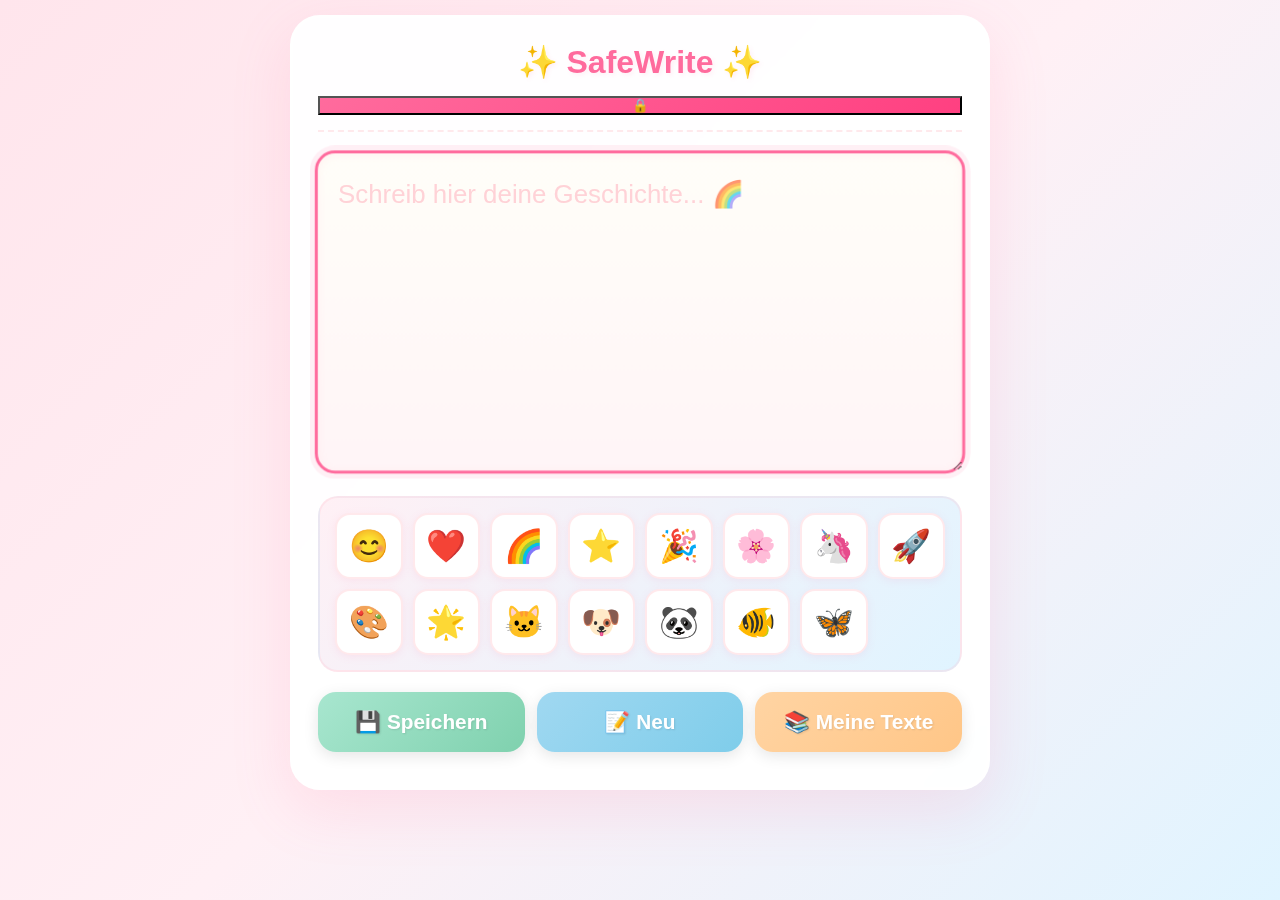
<file: index.html>
<!DOCTYPE html>
<html lang="de">
<head>
    <meta charset="UTF-8">
    <meta name="viewport" content="width=device-width, initial-scale=1.0, maximum-scale=1.0, user-scalable=no">
    <meta name="theme-color" content="#FF6B9D">
    <title>SafeWrite - Schreib-Spaß!</title>
    <link rel="manifest" href="manifest.json">
    <link rel="stylesheet" href="styles.css">
    <script src="tts-addon.js"></script>
    <meta name="apple-mobile-web-app-capable" content="yes">
    <meta name="apple-mobile-web-app-status-bar-style" content="black-translucent">
    <meta name="apple-mobile-web-app-title" content="SafeWrite">
</head>
<body>
    <div class="container" id="app">
        <!-- Header -->
        <div class="header">
            <h1>✨ SafeWrite ✨</h1>
            <button class="exit-btn" id="exitBtn" aria-label="App verlassen">🔒</button>
        </div>

        <!-- Main Writing Area -->
        <div class="writing-area">
            <textarea 
                id="textArea" 
                placeholder="Schreib hier deine Geschichte... 🌈"
                autofocus
                aria-label="Text eingeben"
            ></textarea>
            <!-- Save indicator will be added by JS -->
        </div>

        <!-- Emoji Picker -->
        <div class="emoji-picker" role="toolbar" aria-label="Emoji auswählen">
            <button class="emoji-btn" aria-label="Lächelndes Gesicht">😊</button>
            <button class="emoji-btn" aria-label="Herz">❤️</button>
            <button class="emoji-btn" aria-label="Regenbogen">🌈</button>
            <button class="emoji-btn" aria-label="Stern">⭐</button>
            <button class="emoji-btn" aria-label="Party">🎉</button>
            <button class="emoji-btn" aria-label="Blume">🌸</button>
            <button class="emoji-btn" aria-label="Einhorn">🦄</button>
            <button class="emoji-btn" aria-label="Rakete">🚀</button>
            <button class="emoji-btn" aria-label="Kunst">🎨</button>
            <button class="emoji-btn" aria-label="Glitzer-Stern">🌟</button>
            <button class="emoji-btn" aria-label="Katze">🐱</button>
            <button class="emoji-btn" aria-label="Hund">🐶</button>
            <button class="emoji-btn" aria-label="Panda">🐼</button>
            <button class="emoji-btn" aria-label="Fisch">🐠</button>
            <button class="emoji-btn" aria-label="Schmetterling">🦋</button>
        </div>

        <!-- Action Buttons -->
        <div class="actions">
            <button class="action-btn save-btn" id="saveBtn" aria-label="Text speichern">
                💾 Speichern
            </button>
            <button class="action-btn new-btn" id="newBtn" aria-label="Neuer Text">
                📝 Neu
            </button>
            <button class="action-btn list-btn" id="listBtn" aria-label="Gespeicherte Texte anzeigen">
                📚 Meine Texte
            </button>
        </div>

        <!-- Saved Texts List (hidden by default) -->
        <div class="saved-list hidden" id="savedList" role="dialog" aria-labelledby="listTitle">
            <div class="list-wrapper">
                <div class="list-header">
                    <h2 id="listTitle">Meine Texte 📚</h2>
                    <button class="close-list-btn" id="closeListBtn" aria-label="Liste schließen">✖️</button>
                </div>
                <div class="list-content" id="listContent">
                    <!-- Dynamically populated -->
                </div>
            </div>
        </div>

        <!-- PIN Modal (hidden by default) -->
        <div class="pin-modal hidden" id="pinModal" role="dialog" aria-labelledby="pinTitle">
            <div class="pin-content">
                <h2 id="pinTitle">🔒 PIN eingeben</h2>
                <p>Gib die 4-stellige PIN ein, um SafeWrite zu verlassen</p>
                <div class="pin-input" role="group" aria-label="PIN Eingabe">
                    <input type="password" maxlength="1" class="pin-digit" id="pin1" 
                           inputmode="numeric" pattern="[0-9]" aria-label="PIN Ziffer 1">
                    <input type="password" maxlength="1" class="pin-digit" id="pin2" 
                           inputmode="numeric" pattern="[0-9]" aria-label="PIN Ziffer 2">
                    <input type="password" maxlength="1" class="pin-digit" id="pin3" 
                           inputmode="numeric" pattern="[0-9]" aria-label="PIN Ziffer 3">
                    <input type="password" maxlength="1" class="pin-digit" id="pin4" 
                           inputmode="numeric" pattern="[0-9]" aria-label="PIN Ziffer 4">
                </div>
                <div class="pin-buttons">
                    <button class="pin-btn cancel-btn" id="cancelPin">Abbrechen</button>
                    <button class="pin-btn confirm-btn" id="confirmPin">Bestätigen</button>
                </div>
                <p class="pin-error hidden" id="pinError" role="alert" aria-live="polite">❌ Falsche PIN!</p>
            </div>
        </div>
    </div>

    <script src="app.js"></script>
</body>
</html>
</file>
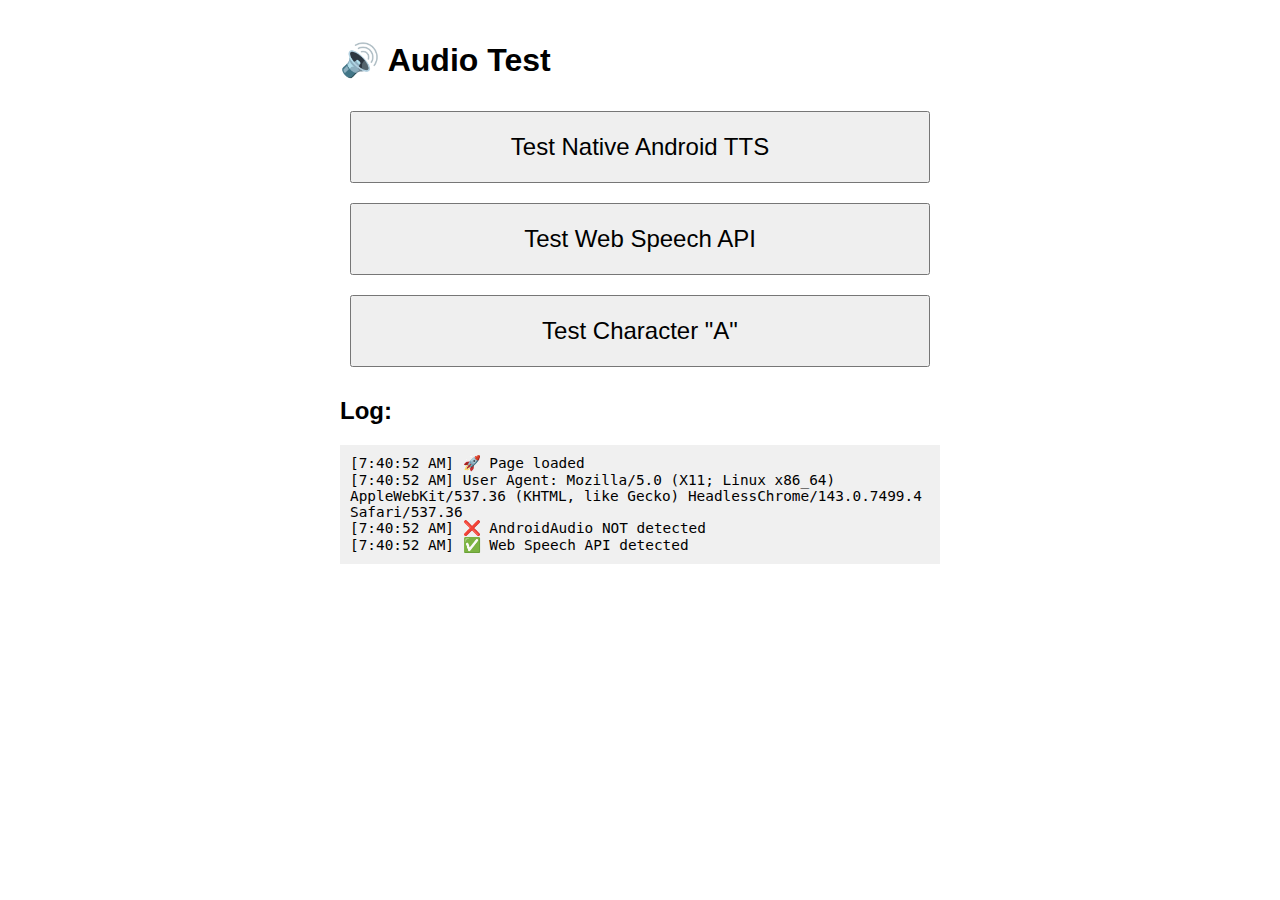
<file: test-audio.html>
<!DOCTYPE html>
<html>
<head>
    <meta charset="UTF-8">
    <meta name="viewport" content="width=device-width, initial-scale=1.0">
    <title>Audio Test</title>
    <style>
        body {
            font-family: Arial;
            padding: 20px;
            max-width: 600px;
            margin: 0 auto;
        }
        button {
            padding: 20px;
            font-size: 1.5rem;
            margin: 10px;
            width: calc(100% - 20px);
        }
        .log {
            background: #f0f0f0;
            padding: 10px;
            margin: 10px 0;
            font-family: monospace;
            font-size: 0.9rem;
            max-height: 300px;
            overflow-y: auto;
        }
    </style>
</head>
<body>
    <h1>🔊 Audio Test</h1>
    
    <button onclick="testNative()">Test Native Android TTS</button>
    <button onclick="testWeb()">Test Web Speech API</button>
    <button onclick="testChar()">Test Character "A"</button>
    
    <h2>Log:</h2>
    <div class="log" id="log"></div>
    
    <script>
        function log(msg) {
            const logDiv = document.getElementById('log');
            const time = new Date().toLocaleTimeString();
            logDiv.innerHTML += `[${time}] ${msg}<br>`;
            logDiv.scrollTop = logDiv.scrollHeight;
            console.log(msg);
        }
        
        function testNative() {
            log('🔍 Testing Native Android TTS...');
            
            if (window.AndroidAudio) {
                log('✅ AndroidAudio found!');
                log('isAvailable: ' + window.AndroidAudio.isAvailable());
                
                try {
                    window.AndroidAudio.speak('Hallo Test');
                    log('✅ speak() called');
                } catch (e) {
                    log('❌ Error: ' + e.message);
                }
            } else {
                log('❌ AndroidAudio not found!');
                log('Available: ' + Object.keys(window).filter(k => k.includes('Android')).join(', '));
            }
        }
        
        function testWeb() {
            log('🔍 Testing Web Speech API...');
            
            if ('speechSynthesis' in window) {
                log('✅ Web Speech API available');
                const utterance = new SpeechSynthesisUtterance('Hallo Web Test');
                utterance.lang = 'de-DE';
                window.speechSynthesis.speak(utterance);
                log('✅ speak() called');
            } else {
                log('❌ Web Speech API not available');
            }
        }
        
        function testChar() {
            log('🔍 Testing character A...');
            testNative();
        }
        
        // Auto-check on load
        window.addEventListener('load', () => {
            log('🚀 Page loaded');
            log('User Agent: ' + navigator.userAgent);
            
            if (window.AndroidAudio) {
                log('✅ AndroidAudio detected');
            } else {
                log('❌ AndroidAudio NOT detected');
            }
            
            if ('speechSynthesis' in window) {
                log('✅ Web Speech API detected');
            } else {
                log('❌ Web Speech API NOT detected');
            }
        });
    </script>
</body>
</html>
</file>
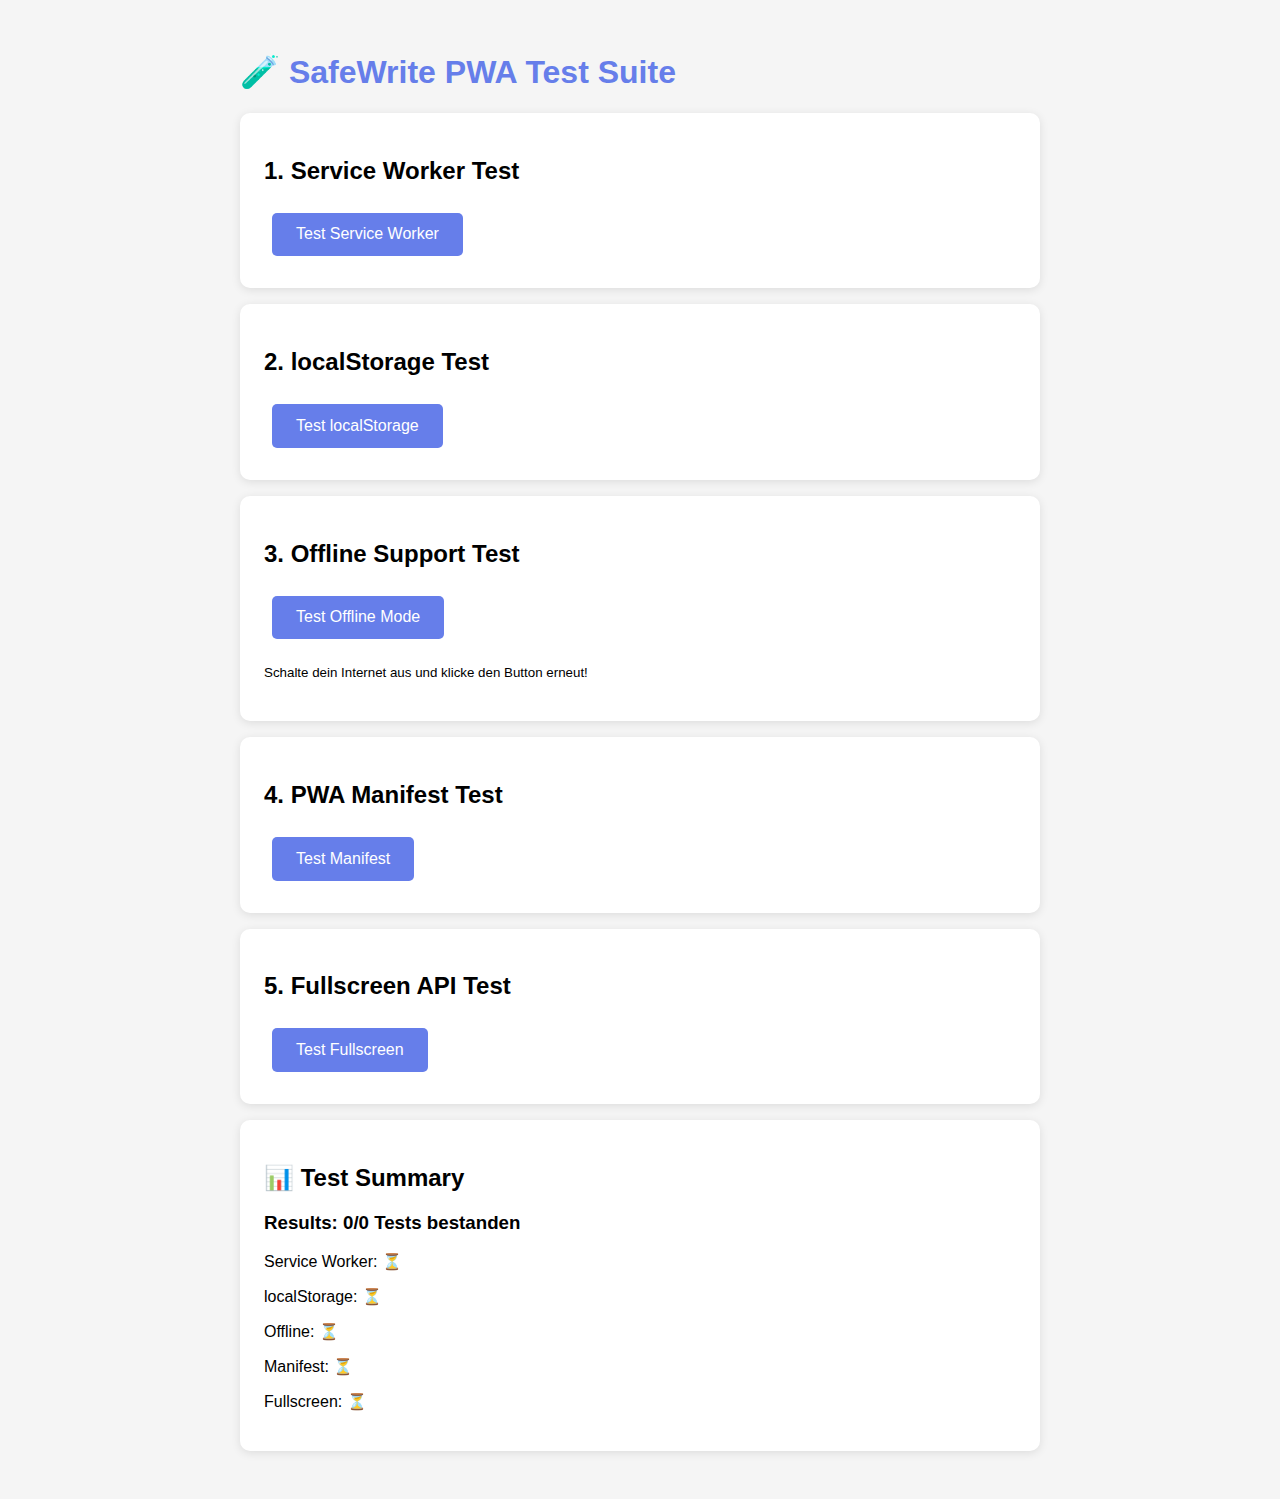
<file: test-pwa.html>
<!DOCTYPE html>
<html lang="de">
<head>
    <meta charset="UTF-8">
    <meta name="viewport" content="width=device-width, initial-scale=1.0">
    <title>SafeWrite - PWA Test Suite</title>
    <style>
        body {
            font-family: 'Segoe UI', Tahoma, Geneva, Verdana, sans-serif;
            max-width: 800px;
            margin: 0 auto;
            padding: 2rem;
            background: #f5f5f5;
        }
        h1 { color: #667eea; }
        .test-section {
            background: white;
            padding: 1.5rem;
            margin: 1rem 0;
            border-radius: 10px;
            box-shadow: 0 2px 10px rgba(0,0,0,0.1);
        }
        .test-result {
            display: inline-block;
            padding: 0.5rem 1rem;
            margin: 0.5rem;
            border-radius: 5px;
            font-weight: bold;
        }
        .pass { background: #38ef7d; color: white; }
        .fail { background: #ff4757; color: white; }
        .pending { background: #ffd93d; color: #333; }
        button {
            background: #667eea;
            color: white;
            border: none;
            padding: 0.8rem 1.5rem;
            border-radius: 5px;
            cursor: pointer;
            font-size: 1rem;
            margin: 0.5rem;
        }
        button:hover { background: #5568d3; }
        pre {
            background: #333;
            color: #0f0;
            padding: 1rem;
            border-radius: 5px;
            overflow-x: auto;
        }
    </style>
</head>
<body>
    <h1>🧪 SafeWrite PWA Test Suite</h1>
    
    <div class="test-section">
        <h2>1. Service Worker Test</h2>
        <button onclick="testServiceWorker()">Test Service Worker</button>
        <div id="sw-result"></div>
    </div>

    <div class="test-section">
        <h2>2. localStorage Test</h2>
        <button onclick="testLocalStorage()">Test localStorage</button>
        <div id="ls-result"></div>
    </div>

    <div class="test-section">
        <h2>3. Offline Support Test</h2>
        <button onclick="testOffline()">Test Offline Mode</button>
        <div id="offline-result"></div>
        <p><small>Schalte dein Internet aus und klicke den Button erneut!</small></p>
    </div>

    <div class="test-section">
        <h2>4. PWA Manifest Test</h2>
        <button onclick="testManifest()">Test Manifest</button>
        <div id="manifest-result"></div>
    </div>

    <div class="test-section">
        <h2>5. Fullscreen API Test</h2>
        <button onclick="testFullscreen()">Test Fullscreen</button>
        <div id="fullscreen-result"></div>
    </div>

    <div class="test-section">
        <h2>📊 Test Summary</h2>
        <div id="summary"></div>
    </div>

    <script>
        let results = {
            sw: null,
            ls: null,
            offline: null,
            manifest: null,
            fullscreen: null
        };

        function showResult(element, pass, message) {
            const className = pass ? 'pass' : 'fail';
            element.innerHTML = `<div class="test-result ${className}">${pass ? '✅ PASS' : '❌ FAIL'}</div><p>${message}</p>`;
            updateSummary();
        }

        async function testServiceWorker() {
            const el = document.getElementById('sw-result');
            
            if ('serviceWorker' in navigator) {
                try {
                    const registration = await navigator.serviceWorker.getRegistration();
                    if (registration) {
                        results.sw = true;
                        showResult(el, true, `Service Worker aktiv: ${registration.active ? 'Running' : 'Installing'}`);
                    } else {
                        results.sw = false;
                        showResult(el, false, 'Service Worker nicht registriert. Öffne index.html!');
                    }
                } catch (err) {
                    results.sw = false;
                    showResult(el, false, `Fehler: ${err.message}`);
                }
            } else {
                results.sw = false;
                showResult(el, false, 'Service Worker API nicht unterstützt!');
            }
        }

        function testLocalStorage() {
            const el = document.getElementById('ls-result');
            
            try {
                const testKey = 'safewrite_test';
                const testValue = 'Hello SafeWrite!';
                
                localStorage.setItem(testKey, testValue);
                const retrieved = localStorage.getItem(testKey);
                localStorage.removeItem(testKey);
                
                if (retrieved === testValue) {
                    results.ls = true;
                    showResult(el, true, 'localStorage funktioniert einwandfrei!');
                } else {
                    results.ls = false;
                    showResult(el, false, 'localStorage Wert stimmt nicht überein!');
                }
            } catch (err) {
                results.ls = false;
                showResult(el, false, `localStorage Fehler: ${err.message}`);
            }
        }

        async function testOffline() {
            const el = document.getElementById('offline-result');
            
            if (!navigator.onLine) {
                results.offline = true;
                showResult(el, true, '🔌 Offline-Modus aktiv! App sollte funktionieren.');
            } else {
                // Try to fetch a resource
                try {
                    const response = await fetch('./manifest.json', { cache: 'no-cache' });
                    if (response.ok) {
                        results.offline = true;
                        showResult(el, true, '🌐 Online - Schalte Internet aus um Offline zu testen!');
                    }
                } catch (err) {
                    results.offline = false;
                    showResult(el, false, `Netzwerk-Fehler: ${err.message}`);
                }
            }
        }

        async function testManifest() {
            const el = document.getElementById('manifest-result');
            
            try {
                const response = await fetch('./manifest.json');
                const manifest = await response.json();
                
                const required = ['name', 'short_name', 'start_url', 'display', 'icons'];
                const missing = required.filter(key => !manifest[key]);
                
                if (missing.length === 0) {
                    results.manifest = true;
                    showResult(el, true, `Manifest gültig! Name: ${manifest.name}`);
                } else {
                    results.manifest = false;
                    showResult(el, false, `Fehlende Manifest-Felder: ${missing.join(', ')}`);
                }
            } catch (err) {
                results.manifest = false;
                showResult(el, false, `Manifest-Fehler: ${err.message}`);
            }
        }

        function testFullscreen() {
            const el = document.getElementById('fullscreen-result');
            
            if (document.fullscreenEnabled || document.webkitFullscreenEnabled) {
                results.fullscreen = true;
                showResult(el, true, 'Fullscreen API verfügbar!');
                
                // Try to enter fullscreen
                const elem = document.documentElement;
                if (elem.requestFullscreen) {
                    elem.requestFullscreen().catch(() => {});
                } else if (elem.webkitRequestFullscreen) {
                    elem.webkitRequestFullscreen();
                }
            } else {
                results.fullscreen = false;
                showResult(el, false, 'Fullscreen API nicht unterstützt!');
            }
        }

        function updateSummary() {
            const summary = document.getElementById('summary');
            const total = Object.keys(results).length;
            const tested = Object.values(results).filter(r => r !== null).length;
            const passed = Object.values(results).filter(r => r === true).length;
            
            summary.innerHTML = `
                <h3>Results: ${passed}/${tested} Tests bestanden</h3>
                <p>Service Worker: ${results.sw === null ? '⏳' : results.sw ? '✅' : '❌'}</p>
                <p>localStorage: ${results.ls === null ? '⏳' : results.ls ? '✅' : '❌'}</p>
                <p>Offline: ${results.offline === null ? '⏳' : results.offline ? '✅' : '❌'}</p>
                <p>Manifest: ${results.manifest === null ? '⏳' : results.manifest ? '✅' : '❌'}</p>
                <p>Fullscreen: ${results.fullscreen === null ? '⏳' : results.fullscreen ? '✅' : '❌'}</p>
            `;
        }

        // Initial summary
        updateSummary();
    </script>
</body>
</html>
</file>
<file: styles.css>
* {
    margin: 0;
    padding: 0;
    box-sizing: border-box;
}

/* Night Shift Filter - Blaulicht-Schutz für Kinderaugen */
.night-shift-filter {
    position: fixed;
    top: 0;
    left: 0;
    right: 0;
    bottom: 0;
    width: 100vw;
    height: 100vh;
    background: rgba(255, 200, 150, 0.15);
    pointer-events: none;
    z-index: 9999;
    mix-blend-mode: multiply;
}

body {
    font-family: Arial, Helvetica, sans-serif;
    background: linear-gradient(135deg, #FFE5EC 0%, #FFF0F5 50%, #E0F4FF 100%);
    min-height: 100vh;
    padding: 15px;
    overflow-y: auto;
    overflow-x: hidden;
}

.container {
    background: rgba(255, 255, 255, 0.95);
    border-radius: 30px;
    padding: 25px;
    box-shadow: 0 20px 60px rgba(255, 107, 157, 0.15);
    max-width: 700px;
    width: 100%;
    backdrop-filter: blur(10px);
    border: 3px solid rgba(255, 255, 255, 0.8);
    margin: 0 auto;
}

/* Header */
.header {
    display: flex;
    flex-direction: column;
    gap: 15px;
    margin-bottom: 20px;
    padding-bottom: 15px;
    border-bottom: 2px dashed rgba(255, 182, 193, 0.3);
}

h1 {
    color: #FF6B9D;
    font-size: 2rem;
    text-shadow: 2px 2px 4px rgba(255, 107, 157, 0.1);
    animation: float 3s ease-in-out infinite;
    text-align: center;
}

@keyframes float {
    0%, 100% { transform: translateY(0px); }
    50% { transform: translateY(-5px); }
}

/* Header Navigation */
.header-nav {
    display: grid;
    grid-template-columns: repeat(4, 1fr);
    gap: 10px;
    width: 100%;
}

.nav-btn {
    background: linear-gradient(135deg, #FFB6C1 0%, #FFA0B4 100%);
    color: white;
    border: none;
    padding: 15px;
    border-radius: 15px;
    font-size: 1.5rem;
    cursor: pointer;
    transition: all 0.3s ease;
    box-shadow: 0 4px 15px rgba(255, 107, 157, 0.2);
    min-height: 60px;
    display: flex;
    align-items: center;
    justify-content: center;
}

.nav-btn:hover {
    transform: translateY(-3px);
    box-shadow: 0 6px 20px rgba(255, 107, 157, 0.3);
}

.nav-btn:active {
    transform: translateY(-1px);
}

.exit-btn {
    background: linear-gradient(135deg, #FF6B9D 0%, #FF4081 100%);
}

/* Writing Area */
.writing-area {
    margin-bottom: 20px;
    position: relative;
}

#textArea {
    width: 100%;
    min-height: 320px;
    padding: 20px;
    font-size: 1.6rem;
    font-family: Arial, Helvetica, sans-serif;
    border: 3px solid #FFB6C1;
    border-radius: 20px;
    resize: vertical;
    line-height: 1.6;
    background: linear-gradient(to bottom, #FFFEF9 0%, #FFF5F7 100%);
    transition: all 0.3s ease;
    box-shadow: inset 0 2px 8px rgba(255, 182, 193, 0.1);
}

#textArea::placeholder {
    color: #FFB6C1;
    opacity: 0.6;
}

#textArea:focus {
    outline: none;
    border-color: #FF6B9D;
    box-shadow: 0 0 0 5px rgba(255, 107, 157, 0.1), inset 0 2px 8px rgba(255, 182, 193, 0.15);
    transform: scale(1.01);
}

/* Auto-Save Indicator */
.save-indicator {
    position: absolute;
    top: 10px;
    right: 10px;
    padding: 6px 12px;
    background: rgba(76, 175, 80, 0.9);
    color: white;
    border-radius: 20px;
    font-size: 0.85rem;
    opacity: 0;
    transition: opacity 0.3s ease;
    pointer-events: none;
    z-index: 10;
}

.save-indicator.show {
    opacity: 1;
}

/* Emoji Picker - alle Emojis anzeigen, kein Scroll-Container */
.emoji-picker {
    display: grid;
    grid-template-columns: repeat(auto-fill, minmax(60px, 1fr));
    gap: 10px;
    margin-bottom: 20px;
    padding: 15px;
    background: linear-gradient(135deg, #FFF0F5 0%, #E0F4FF 100%);
    border-radius: 20px;
    border: 2px solid rgba(255, 182, 193, 0.2);
}

.emoji-btn {
    font-size: 2rem;
    padding: 12px;
    background: white;
    border: 2px solid rgba(255, 182, 193, 0.3);
    border-radius: 15px;
    cursor: pointer;
    transition: all 0.3s ease;
    min-width: 50px;
    min-height: 50px;
    display: flex;
    align-items: center;
    justify-content: center;
    box-shadow: 0 2px 8px rgba(255, 107, 157, 0.1);
}

.emoji-btn:hover {
    background: linear-gradient(135deg, #FFE5EC 0%, #FFF0F5 100%);
    transform: scale(1.15) rotate(5deg);
    box-shadow: 0 4px 15px rgba(255, 107, 157, 0.2);
}

.emoji-btn:active {
    transform: scale(0.95);
}

/* Action Buttons */
.actions {
    display: grid;
    grid-template-columns: repeat(auto-fit, minmax(140px, 1fr));
    gap: 12px;
    margin-bottom: 10px;
}

.action-btn {
    padding: 18px 24px;
    font-size: 1.3rem;
    font-family: Arial, Helvetica, sans-serif;
    border: none;
    border-radius: 18px;
    cursor: pointer;
    transition: all 0.3s ease;
    font-weight: bold;
    color: white;
    text-shadow: 1px 1px 2px rgba(0, 0, 0, 0.1);
    box-shadow: 0 4px 15px rgba(0, 0, 0, 0.1);
    min-height: 60px;
    display: flex;
    align-items: center;
    justify-content: center;
    gap: 8px;
}

.save-btn {
    background: linear-gradient(135deg, #A8E6CF 0%, #7FD1AE 100%);
}

.save-btn:hover {
    background: linear-gradient(135deg, #7FD1AE 0%, #6BC49B 100%);
    transform: translateY(-3px);
    box-shadow: 0 6px 20px rgba(127, 209, 174, 0.3);
}

.new-btn {
    background: linear-gradient(135deg, #A0D8F1 0%, #7FCDEA 100%);
}

.new-btn:hover {
    background: linear-gradient(135deg, #7FCDEA 0%, #60BFE1 100%);
    transform: translateY(-3px);
    box-shadow: 0 6px 20px rgba(127, 205, 234, 0.3);
}

.list-btn {
    background: linear-gradient(135deg, #FFD4A3 0%, #FFC687 100%);
}

.list-btn:hover {
    background: linear-gradient(135deg, #FFC687 0%, #FFB871 100%);
    transform: translateY(-3px);
    box-shadow: 0 6px 20px rgba(255, 198, 135, 0.3);
}

.action-btn:active {
    transform: translateY(-1px);
}

/* Saved List */
.saved-list {
    position: fixed;
    top: 0;
    left: 0;
    width: 100%;
    height: 100%;
    background: rgba(255, 182, 193, 0.15);
    backdrop-filter: blur(10px);
    z-index: 1000;
    display: flex;
    align-items: flex-start;
    justify-content: center;
    padding: 20px;
    padding-top: 40px;
    overflow-y: auto;
    animation: fadeIn 0.3s ease;
}

.saved-list.hidden {
    display: none;
}

@keyframes fadeIn {
    from {
        opacity: 0;
    }
    to {
        opacity: 1;
    }
}

.list-wrapper {
    max-width: 600px;
    width: 100%;
    max-height: 80vh;
    display: flex;
    flex-direction: column;
    box-shadow: 0 20px 60px rgba(255, 107, 157, 0.3);
    border-radius: 20px;
    overflow: hidden;
}

.list-header {
    display: flex;
    justify-content: space-between;
    align-items: center;
    padding: 20px;
    background: linear-gradient(135deg, #FFB6C1 0%, #FFA0B4 100%);
    color: white;
    flex-shrink: 0;
}

.list-header h2 {
    font-size: 1.8rem;
    margin: 0;
}

.close-list-btn {
    background: rgba(255, 255, 255, 0.3);
    color: white;
    border: none;
    padding: 10px 15px;
    border-radius: 12px;
    font-size: 1.5rem;
    cursor: pointer;
    transition: all 0.3s ease;
    min-width: 44px;
    min-height: 44px;
}

.close-list-btn:hover {
    background: rgba(255, 255, 255, 0.5);
    transform: scale(1.1);
}

.list-content {
    background: white;
    overflow-y: auto;
    padding: 20px;
    flex: 1;
    display: flex;
    flex-direction: column;
    align-items: stretch;
}

.empty-state {
    text-align: center;
    padding: 40px;
    font-size: 1.5rem;
    color: #FFB6C1;
}

.text-item {
    padding: 18px;
    margin: 12px 0;
    background: linear-gradient(135deg, #FFF0F5 0%, #FFE5EC 100%);
    border-radius: 15px;
    border: 2px solid rgba(255, 182, 193, 0.3);
    transition: all 0.3s ease;
}

.text-item:hover {
    transform: translateX(8px);
    box-shadow: 0 4px 15px rgba(255, 107, 157, 0.2);
    border-color: #FF6B9D;
}

.text-item-header {
    display: flex;
    justify-content: space-between;
    align-items: center;
    margin-bottom: 10px;
}

.text-date {
    font-size: 0.9rem;
    color: #FF6B9D;
    font-weight: bold;
}

.text-preview {
    margin-bottom: 12px;
    line-height: 1.5;
    color: #555;
    font-size: 1.1rem;
}

.text-actions {
    display: flex;
    gap: 10px;
}

.load-btn, .delete-btn {
    flex: 1;
    padding: 12px 18px;
    border: none;
    border-radius: 12px;
    cursor: pointer;
    font-size: 1.1rem;
    font-weight: bold;
    transition: all 0.3s ease;
    min-height: 48px;
}

.load-btn {
    background: linear-gradient(135deg, #A0D8F1 0%, #7FCDEA 100%);
    color: white;
}

.load-btn:hover {
    background: linear-gradient(135deg, #7FCDEA 0%, #60BFE1 100%);
    transform: translateY(-2px);
}

.delete-btn {
    background: linear-gradient(135deg, #FFB6C1 0%, #FFA0B4 100%);
    color: white;
}

.delete-btn:hover {
    background: linear-gradient(135deg, #FFA0B4 0%, #FF8AA0 100%);
    transform: translateY(-2px);
}

/* PIN Modal */
.pin-modal {
    position: fixed;
    top: 0;
    left: 0;
    width: 100%;
    height: 100%;
    background: rgba(255, 107, 157, 0.2);
    backdrop-filter: blur(15px);
    z-index: 2000;
    display: flex;
    align-items: center;
    justify-content: center;
    padding: 20px;
    animation: fadeIn 0.3s ease;
}

.pin-modal.hidden {
    display: none;
}

.pin-content {
    background: white;
    padding: 35px;
    border-radius: 30px;
    max-width: 450px;
    width: 100%;
    text-align: center;
    box-shadow: 0 20px 60px rgba(255, 107, 157, 0.3);
    border: 3px solid rgba(255, 182, 193, 0.5);
    animation: popIn 0.4s cubic-bezier(0.68, -0.55, 0.265, 1.55);
}

@keyframes popIn {
    0% {
        transform: scale(0.8);
        opacity: 0;
    }
    100% {
        transform: scale(1);
        opacity: 1;
    }
}

.pin-content h2 {
    color: #FF6B9D;
    margin-bottom: 15px;
    font-size: 2rem;
}

.pin-content p {
    color: #888;
    margin-bottom: 25px;
    font-size: 1.1rem;
    line-height: 1.5;
}

.pin-input {
    display: flex;
    justify-content: center;
    gap: 12px;
    margin-bottom: 25px;
}

.pin-digit {
    width: 60px;
    height: 70px;
    font-size: 2rem;
    text-align: center;
    border: 3px solid #FFB6C1;
    border-radius: 15px;
    background: linear-gradient(to bottom, #FFFEF9 0%, #FFF5F7 100%);
    transition: all 0.3s ease;
    font-family: Arial, Helvetica, sans-serif;
}

.pin-digit:focus {
    outline: none;
    border-color: #FF6B9D;
    box-shadow: 0 0 0 5px rgba(255, 107, 157, 0.15);
    transform: scale(1.05);
}

.pin-buttons {
    display: grid;
    grid-template-columns: 1fr 1fr;
    gap: 12px;
    margin-top: 20px;
}

.pin-btn {
    padding: 18px 28px;
    border: none;
    border-radius: 18px;
    font-size: 1.3rem;
    font-weight: bold;
    cursor: pointer;
    transition: all 0.3s ease;
    color: white;
    min-height: 60px;
}

.cancel-btn {
    background: linear-gradient(135deg, #CCCCCC 0%, #BBBBBB 100%);
}

.cancel-btn:hover {
    background: linear-gradient(135deg, #BBBBBB 0%, #AAAAAA 100%);
    transform: translateY(-3px);
    box-shadow: 0 6px 20px rgba(0, 0, 0, 0.15);
}

.confirm-btn {
    background: linear-gradient(135deg, #A8E6CF 0%, #7FD1AE 100%);
}

.confirm-btn:hover {
    background: linear-gradient(135deg, #7FD1AE 0%, #6BC49B 100%);
    transform: translateY(-3px);
    box-shadow: 0 6px 20px rgba(127, 209, 174, 0.3);
}

.pin-btn:active {
    transform: translateY(-1px);
}

.pin-error {
    color: #FF6B9D;
    font-weight: bold;
    margin-top: 15px;
    font-size: 1.2rem;
    animation: shake 0.5s;
}

@keyframes shake {
    0%, 100% { transform: translateX(0); }
    25% { transform: translateX(-10px); }
    75% { transform: translateX(10px); }
}

.pin-error.hidden {
    display: none;
}

/* Responsive Design */
@media (max-width: 600px) {
    body {
        padding: 10px;
    }
    
    .container {
        padding: 18px;
        border-radius: 25px;
    }
    
    h1 {
        font-size: 1.8rem;
    }
    
    #textArea {
        min-height: 280px;
        font-size: 1.4rem;
        padding: 15px;
    }
    
    .emoji-picker {
        grid-template-columns: repeat(auto-fit, minmax(48px, 1fr));
        gap: 8px;
        padding: 12px;
    }
    
    .emoji-btn {
        font-size: 1.6rem;
        padding: 10px;
        min-width: 48px;
        min-height: 48px;
    }
    
    .action-btn {
        font-size: 1.2rem;
        padding: 16px 20px;
        min-height: 56px;
    }
    
    .actions {
        grid-template-columns: 1fr;
        gap: 10px;
    }
    
    .pin-digit {
        width: 50px;
        height: 60px;
        font-size: 1.8rem;
    }
    
    .pin-content {
        padding: 25px;
    }
}

/* Emoji Name Popup */
.emoji-name-popup {
    position: fixed;
    top: 50%;
    left: 50%;
    transform: translate(-50%, -50%) scale(0.8);
    background: linear-gradient(135deg, #FF6B9D 0%, #FF8AA0 100%);
    color: white;
    padding: 30px 50px;
    border-radius: 25px;
    font-size: 3rem;
    font-weight: bold;
    z-index: 10000;
    box-shadow: 0 20px 60px rgba(255, 107, 157, 0.4);
    opacity: 0;
    transition: all 0.3s cubic-bezier(0.34, 1.56, 0.64, 1);
    pointer-events: none;
    text-align: center;
    min-width: 200px;
    border: 4px solid white;
}

.emoji-name-popup.show {
    opacity: 1;
    transform: translate(-50%, -50%) scale(1);
}

/* Additional Polish */
button {
    -webkit-tap-highlight-color: transparent;
    user-select: none;
}

textarea {
    -webkit-tap-highlight-color: transparent;
}

::selection {
    background: rgba(255, 182, 193, 0.3);
}
</file>
